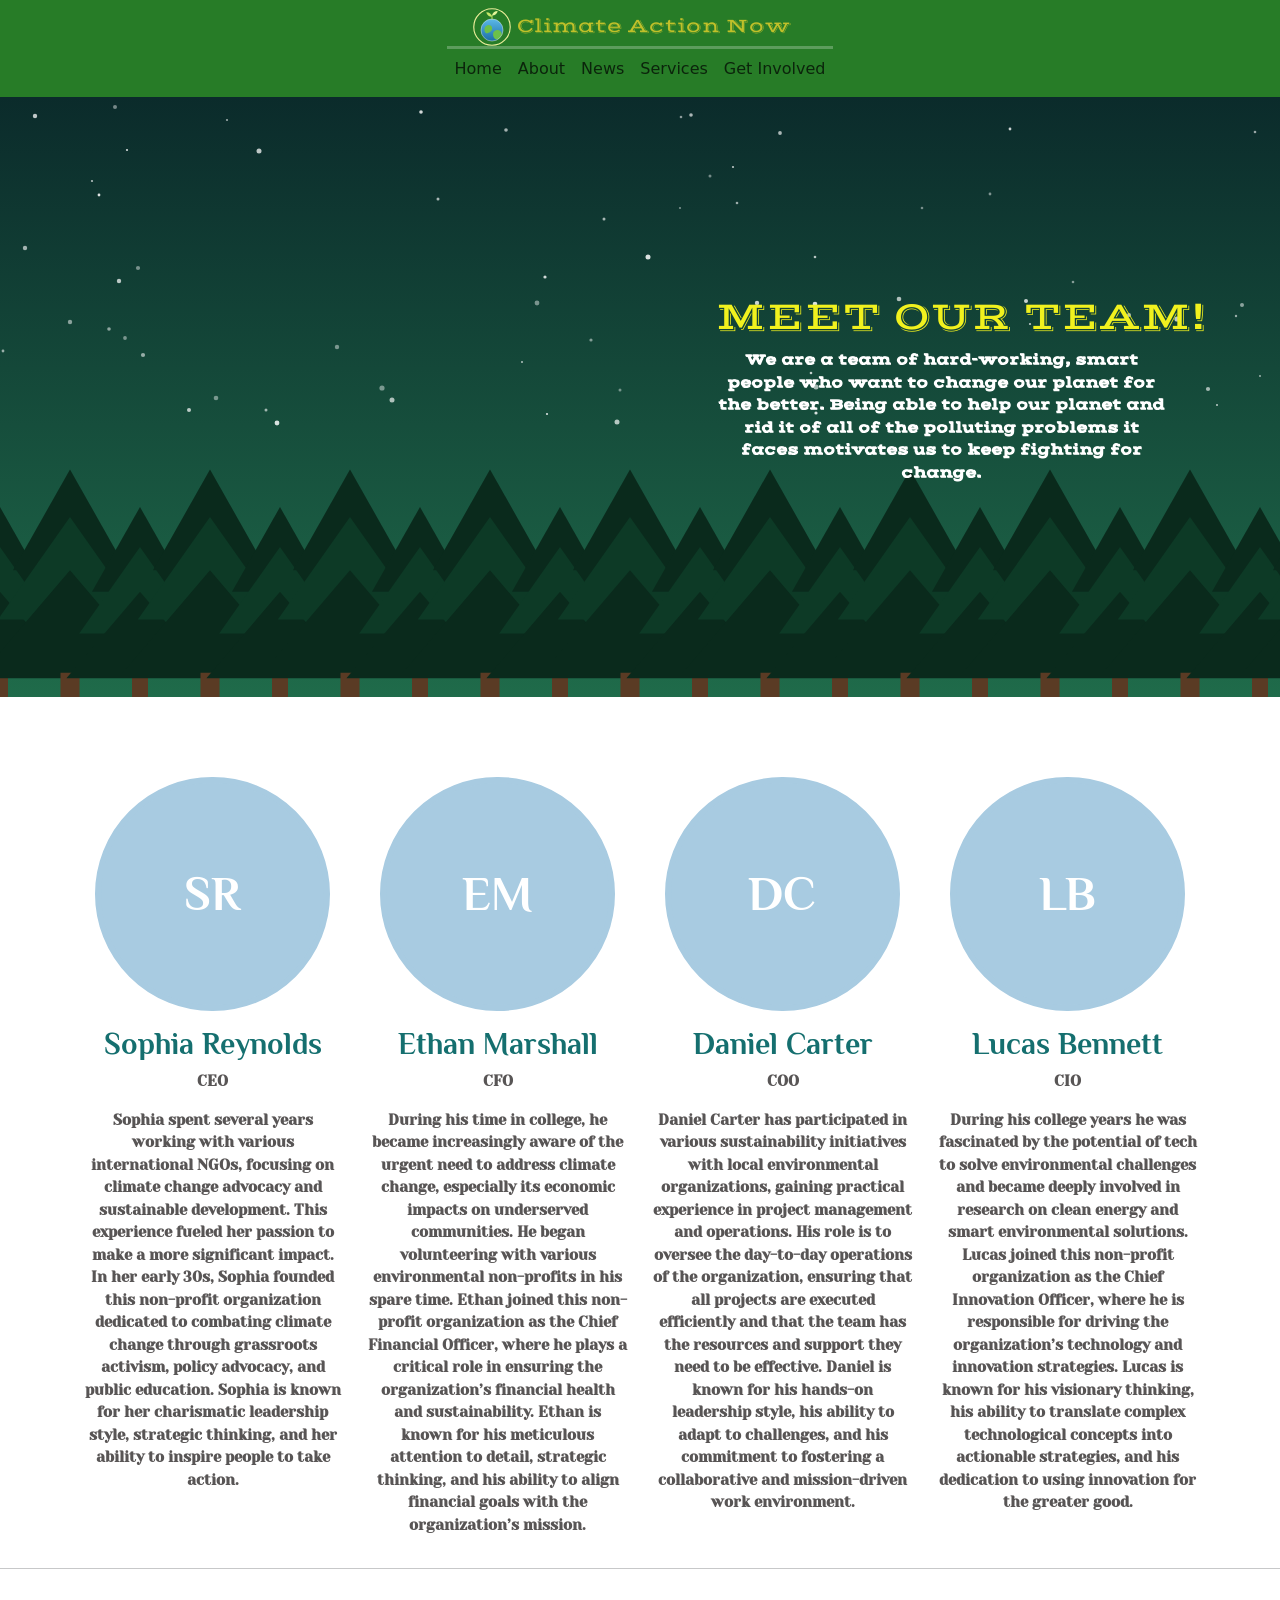
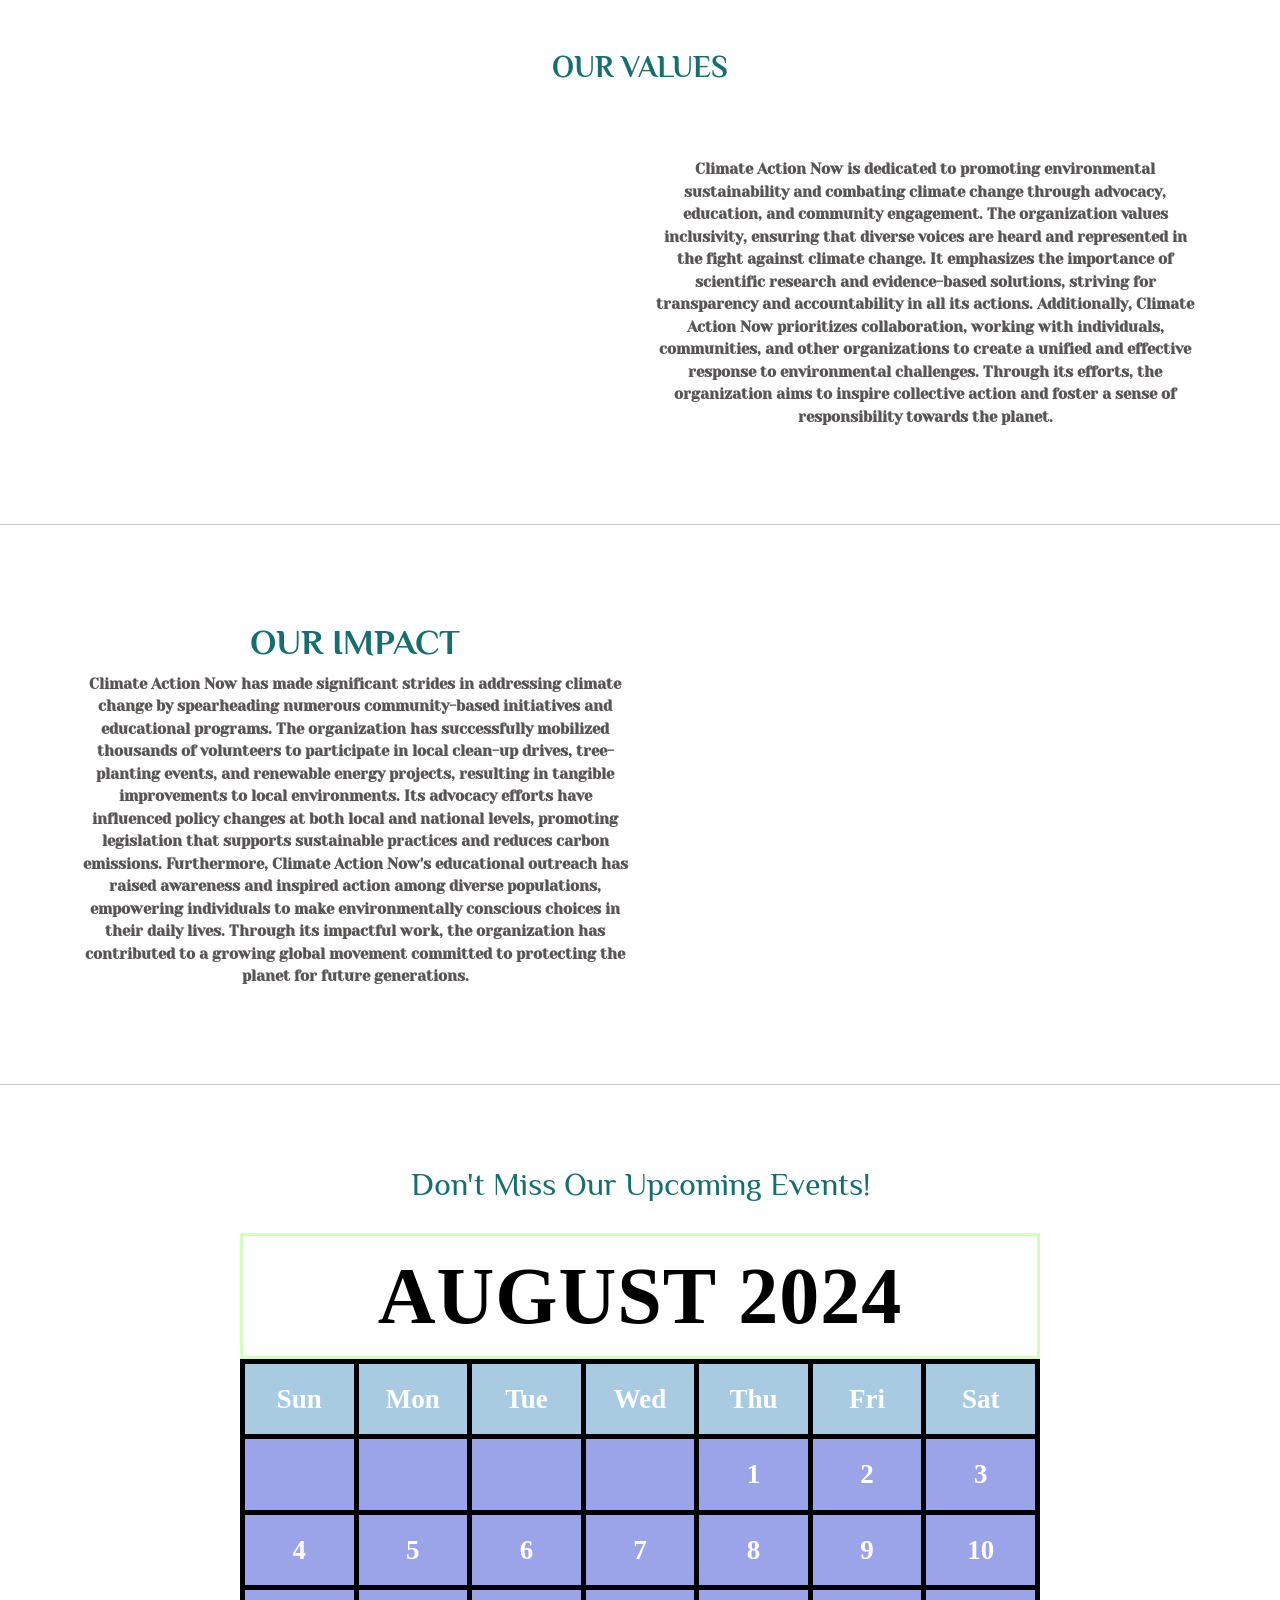
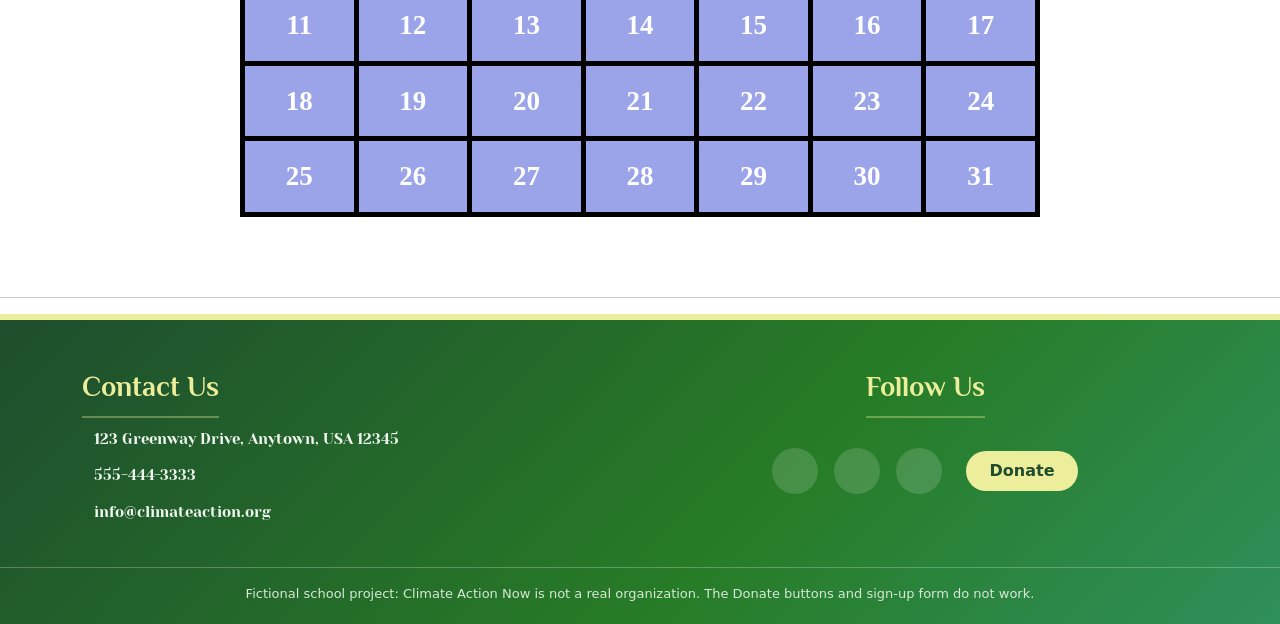
<file: About.html>
<!DOCTYPE html>
<html>

<head>
  <meta charset="utf-8">
  <meta name="viewport" content="width=device-width">
  <title>Climate Action Now</title>

  <!-- Bootstrap -->
  <link href="https://cdn.jsdelivr.net/npm/bootstrap@5.3.3/dist/css/bootstrap.min.css" rel="stylesheet"
    integrity="sha384-QWTKZyjpPEjISv5WaRU9OFeRpok6YctnYmDr5pNlyT2bRjXh0JMhjY6hW+ALEwIH" crossorigin="anonymous">

  <!-- Fonts (titles, headers, slogan, paragraphs) -->
  <link rel="preconnect" href="https://fonts.googleapis.com">
  <link rel="preconnect" href="https://fonts.gstatic.com" crossorigin>
  <link
    href="https://fonts.googleapis.com/css2?family=Edu+AU+VIC+WA+NT+Hand:wght@400..700&family=Gantari:ital,wght@0,100..900;1,100..900&family=Inknut+Antiqua:wght@300;400;500;600;700;800;900&family=Josefin+Sans:ital,wght@0,100..700;1,100..700&family=Oswald:wght@200..700&family=Philosopher:ital,wght@0,400;0,700;1,400;1,700&family=Satisfy&family=Vast+Shadow&family=Yeseva+One&family=Yusei+Magic&display=swap"
    rel="stylesheet">

  <!-- Friconix -->
  <script defer src="https://friconix.com/cdn/friconix.js"> </script>

  <!-- My CSS -->
  <link href="About.css" rel="stylesheet" type="text/css" />
</head>

<body>
  <!-- Navbar -->
  <nav class="navbar navbar-expand-lg">
    <div class="entire-nav">

      <a class="navbar-brand" href="index.html" style="margin-right: 0px">
        <img class="logo " src="CAN-logo.svg">
      </a>
      <a class="navbar-brand" href="index.html">Climate Action Now</a>

      <hr class="one">

      <button class="navbar-toggler" type="button" data-bs-toggle="collapse" data-bs-target="#navbarSupportedContent"
        aria-controls="navbarSupportedContent" aria-expanded="false" aria-label="Toggle navigation">

        <span class="navbar-toggler-icon"></span>
      </button>
      <div class="collapse navbar-collapse" id="navbarSupportedContent">

        <ul class="navbar-nav me-auto mb-2 mb-lg-0" id="gimme">
          <li class="nav-item">
            <a class="nav-link active" aria-current="page" href="index.html">Home</a>
          </li>

          <li class="nav-item">
            <a class="nav-link active" href="About.html">About</a>
          </li>

          <li class="nav-item">
            <a class="nav-link active" href="news.html">News</a>
          </li>

          <li class="nav-item">
            <a class="nav-link active" href="services.html">Services</a>
          </li>

          <li class="nav-item">
            <a class="nav-link active" href="support.html">Get Involved</a>
          </li>

        </ul>
      </div>
    </div>
  </nav>

  <!-- header-->
  <header>
    <div>
      <h1>MEET OUR TEAM!</h1>
      <p> We are a team of hard-working, smart people who want to change our planet for the better. Being able to help
        our planet and rid it of all of the polluting problems it faces motivates us to keep fighting for change. </p>
    </div>

  </header>



  <!-- Team (fictional team members; initials avatars used as placeholders) -->
  <section id="team" class="team">

    <div class="container">
      <div class="row">
        <div class="col-md-3">
          <div class="person avatar" role="img" aria-label="Sophia Reynolds avatar">SR</div>
          <h3> Sophia Reynolds</h3>
          <p> CEO </p>
          <p> Sophia spent several years working with various international NGOs, focusing on climate change advocacy
            and sustainable development. This experience fueled her passion to make a more significant impact. In her
            early 30s, Sophia founded this non-profit organization dedicated to combating climate change through
            grassroots activism, policy advocacy, and public education. Sophia is known for her charismatic leadership
            style, strategic thinking, and her ability to inspire people to take action. </p>
        </div>

        <div class="col-md-3">
          <div class="person avatar" role="img" aria-label="Ethan Marshall avatar">EM</div>
          <h3> Ethan Marshall </h3>
          <p> CFO </p>
          <p> During his time in college, he became increasingly aware of the urgent need to address climate change,
            especially its economic impacts on underserved communities. He began volunteering with various environmental
            non-profits in his spare time. Ethan joined this non-profit organization as the Chief Financial Officer,
            where he plays a critical role in ensuring the organization’s financial health and sustainability. Ethan is
            known for his meticulous attention to detail, strategic thinking, and his ability to align financial goals
            with the organization’s mission. </p>
        </div>

        <div class="col-md-3">
          <div class="person avatar" role="img" aria-label="Daniel Carter avatar">DC</div>
          <h3> Daniel Carter</h3>
          <p> COO </p>
          <p> Daniel Carter has participated in various sustainability initiatives with local environmental
            organizations, gaining practical experience in project management and operations. His role is to oversee the
            day-to-day operations of the organization, ensuring that all projects are executed efficiently and that the
            team has the resources and support they need to be effective. Daniel is known for his hands-on leadership
            style, his ability to adapt to challenges, and his commitment to fostering a collaborative and
            mission-driven work environment.</p>
        </div>

        <div class="col-md-3">
          <div class="person avatar" role="img" aria-label="Lucas Bennett avatar">LB</div>
          <h3> Lucas Bennett </h3>
          <p> CIO </p>
          <p> During his college years he was fascinated by the potential of tech to solve environmental challenges and
            became deeply involved in research on clean energy and smart environmental solutions. Lucas joined this
            non-profit organization as the Chief Innovation Officer, where he is responsible for driving the organization’s
            technology and innovation strategies. Lucas is known for his visionary thinking, his ability to translate
            complex technological concepts into actionable strategies, and his dedication to using innovation for the
            greater good. </p>
        </div>
      </div>
    </div>
  </section>

  <hr>

  <!-- Values -->
  <section class="values">
    <h2>OUR VALUES</h2>
    <div class="container">
      <div class="row">
        <div class="col-md-6">
          <video class="help" src="export.mp4" muted loop autoplay></video>
        </div>

        <div class="col-md-6">
          <div class="cause-desc">
            <p>Climate Action Now is dedicated to promoting environmental sustainability and combating climate change
              through advocacy, education, and community engagement. The organization values inclusivity, ensuring that
              diverse voices are heard and represented in the fight against climate change. It emphasizes the importance
              of scientific research and evidence-based solutions, striving for transparency and accountability in all
              its actions. Additionally, Climate Action Now prioritizes collaboration, working with individuals,
              communities, and other organizations to create a unified and effective response to environmental
              challenges. Through its efforts, the organization aims to inspire collective action and foster a sense of
              responsibility towards the planet.</p>
          </div>
        </div>
      </div>
    </div>
  </section>

  <hr>

  <!-- Impact-->
  <section class="impact">
    <div class="container">
      <div class="row">
        <div class="col-md-6">
          <div class="objective">
            <h2>OUR IMPACT</h2>
            <p>Climate Action Now has made significant strides in addressing climate change by spearheading numerous community-based initiatives and educational programs. The organization has successfully mobilized thousands of volunteers to participate in local clean-up drives, tree-planting events, and renewable energy projects, resulting in tangible improvements to local environments. Its advocacy efforts have influenced policy changes at both local and national levels, promoting legislation that supports sustainable practices and reduces carbon emissions. Furthermore, Climate Action Now's educational outreach has raised awareness and inspired action among diverse populations, empowering individuals to make environmentally conscious choices in their daily lives. Through its impactful work, the organization has contributed to a growing global movement committed to protecting the planet for future generations.</p>

          </div>
        </div>

        <div class="col-md-6">
          <video class="animation" src="export-3.mp4" muted loop autoplay></video>
        </div>
      </div>

    </div>

  </section>

<hr>

  <!-- Up -->
  <section class="up">
     <h2>Don't Miss Our Upcoming Events!</h2>
  </section>
  <!-- Calendar-->
  <section class="calendar">
    <div class="calendar">
      <div class="month">
        <strong>AUGUST</strong>
        <strong>2024</strong>
      </div>

      <table>
        <tr>
          <th> Sun</th>
          <th> Mon</th>
          <th> Tue</th>
          <th> Wed</th>
          <th> Thu</th>
          <th> Fri</th>
          <th> Sat</th>
        </tr>
        <tr>
          <td></td>
          <td></td>
          <td></td>
          <td></td>
          <td>1</td>
          <td>2</td>
          <td>3</td>
        </tr>
        <tr>
          <td>4</td>
          <td>5</td>
          <td>6</td>
          <td>7</td>
          <td>8</td>
          <td>9</td>
          <td>10</td>
        </tr>
        <tr>
          <td>11</td>
          <td>12</td>
          <td>13</td>
          <td>14</td>
          <td>15</td>
          <td>16</td>
          <td>17</td>
        </tr>
        <tr>
          <td>18</td>
          <td>19</td>
          <td>20</td>
          <td>21</td>
          <td>22</td>
          <td>23</td>
          <td>24</td>
        </tr>
        <tr>
          <td>25</td>
          <td>26</td>
          <td>27</td>
          <td>28</td>
          <td>29</td>
          <td>30</td>
          <td>31</td>
        </tr>
      </table>
    </div>
  </section>

<hr>

  <!-- footer -->
  <section class="footer">
    <div class="container">
      <div class="row">
        <div class="col-md-6">
          <div class="contact">
            <h2>Contact Us</h2>
            <ul>
              <li><i class="fi-snsuxl-house-solid"></i>123 Greenway Drive, Anytown, USA 12345</li>
              <br>
              <li><i class="fi-swlrxl-phone-solid"></i>555-444-3333</li>
              <br>
              <li><i class="fi-cnluxl-dot-mail"></i>info@climateaction.org</li>
            </ul>
          </div>
        </div>

        <div class="col-md-6">
          <div class="follow">
            <h2>Follow Us</h2>
            <div class="follow-us">
              <i class="fi-xnsuxl-instagram"></i>
              <i class="fi-xnsuxl-twitter-solid"></i>
              <i class="fi-snsuxl-facebook"></i>
              <button type="button" class="btn btn-info">Donate</button>
            </div>
          </div>
        </div>
      </div>
    </div>
      <p class="fictional-note">Fictional school project: Climate Action Now is not a real organization. The Donate buttons and sign-up form do not work.</p>
  
</section>

  <script src="https://cdn.jsdelivr.net/npm/bootstrap@5.3.3/dist/js/bootstrap.bundle.min.js"
    integrity="sha384-YvpcrYf0tY3lHB60NNkmXc5s9fDVZLESaAA55NDzOxhy9GkcIdslK1eN7N6jIeHz"
    crossorigin="anonymous"></script>
</body>

</html>
</file>
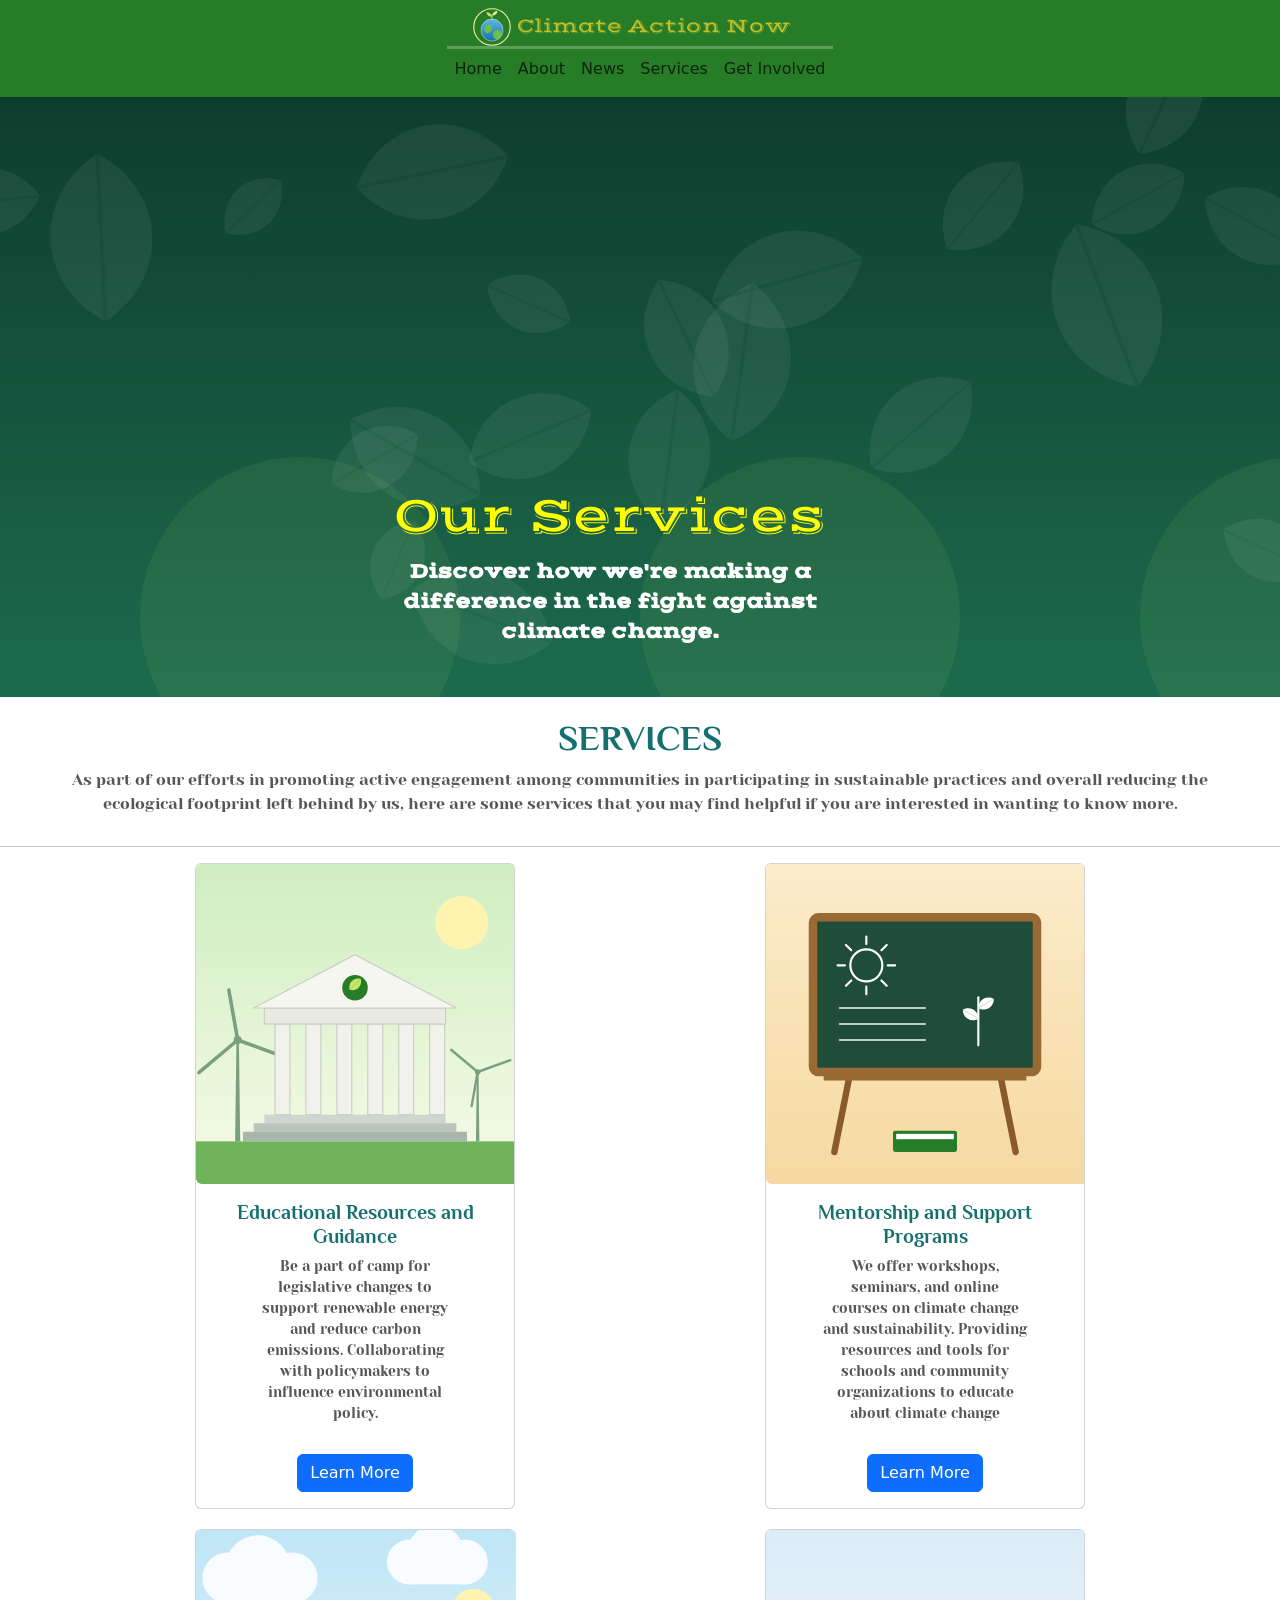
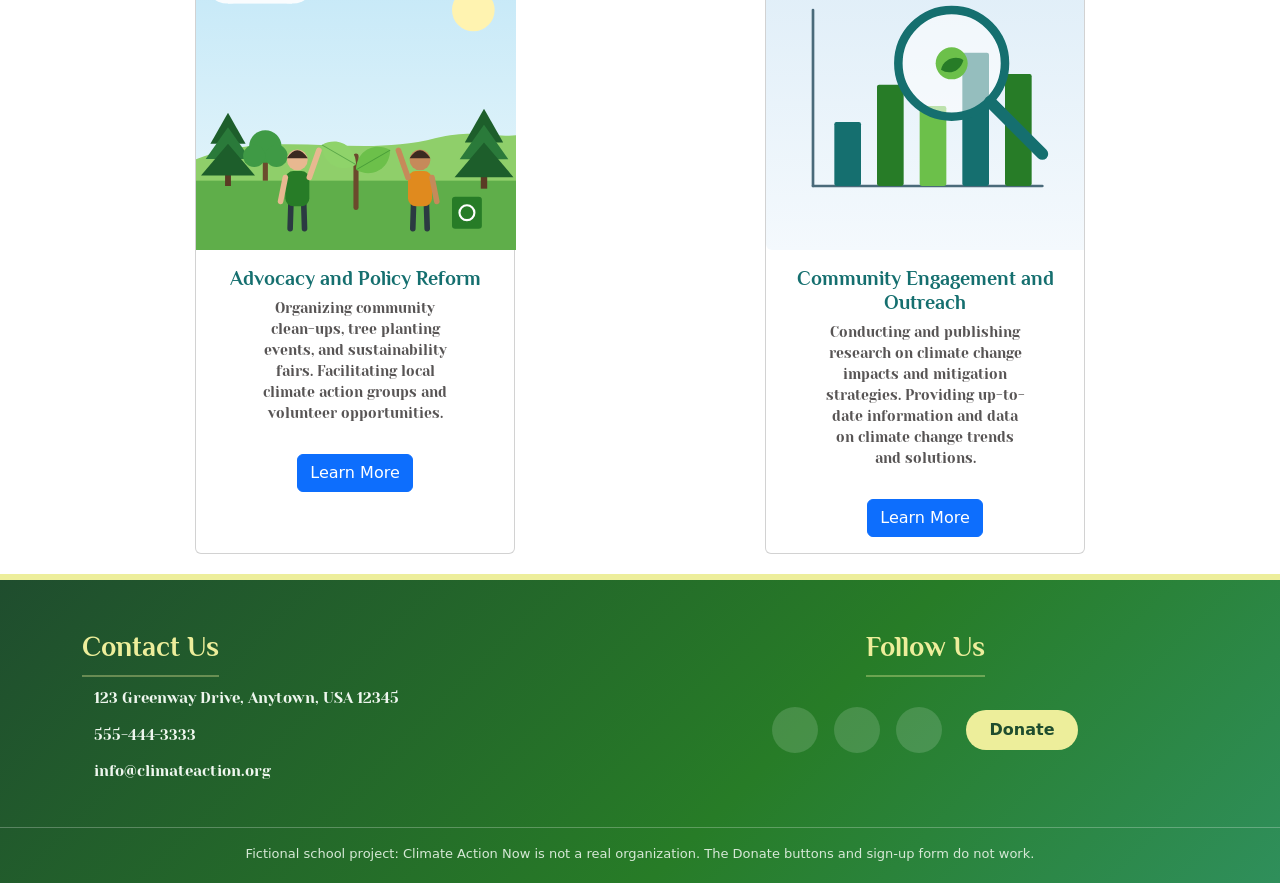
<file: services.html>
<!DOCTYPE html>
<html>

<head>
    <meta charset="utf-8">
    <meta name="viewport" content="width=device-width">
    <title>Climate Action Now</title>

    <!-- Bootstrap -->
    <link href="https://cdn.jsdelivr.net/npm/bootstrap@5.3.3/dist/css/bootstrap.min.css" rel="stylesheet"
        integrity="sha384-QWTKZyjpPEjISv5WaRU9OFeRpok6YctnYmDr5pNlyT2bRjXh0JMhjY6hW+ALEwIH" crossorigin="anonymous">

    <!-- Fonts (titles, headers, slogan, paragraphs) -->
    <link rel="preconnect" href="https://fonts.googleapis.com">
    <link rel="preconnect" href="https://fonts.gstatic.com" crossorigin>
    <link
        href="https://fonts.googleapis.com/css2?family=Edu+AU+VIC+WA+NT+Hand:wght@400..700&family=Gantari:ital,wght@0,100..900;1,100..900&family=Inknut+Antiqua:wght@300;400;500;600;700;800;900&family=Josefin+Sans:ital,wght@0,100..700;1,100..700&family=Oswald:wght@200..700&family=Philosopher:ital,wght@0,400;0,700;1,400;1,700&family=Satisfy&family=Vast+Shadow&family=Yeseva+One&family=Yusei+Magic&display=swap"
        rel="stylesheet">

    <!-- Friconix -->
    <script defer src="https://friconix.com/cdn/friconix.js"> </script>

    <!-- My CSS -->
    <link href="style.css" rel="stylesheet" type="text/css" />

    <link href="services.css" rel="stylesheet" type="text/css" />
</head>

<body>
    <!-- Navbar -->
    <nav class="navbar navbar-expand-lg">
        <div class="entire-nav">
            <a href="index.html">
            <img class="logo " src="CAN-logo.svg"></a>
            <a class="navbar-brand" href="index.html">Climate Action Now</a>
            <hr class="one">
            <button class="navbar-toggler" type="button" data-bs-toggle="collapse"
                data-bs-target="#navbarSupportedContent" aria-controls="navbarSupportedContent" aria-expanded="false"
                aria-label="Toggle navigation">
                <span class="navbar-toggler-icon"></span>
            </button>
            <div class="collapse navbar-collapse" id="navbarSupportedContent">
                <ul class="navbar-nav me-auto mb-2 mb-lg-0" id="gimme">
                    <li class="nav-item">
                        <a class="nav-link active" aria-current="page" href="index.html">Home</a>
                    </li>
                    <li class="nav-item">
                        <a class="nav-link active" href="About.html">About</a>
                    </li>
                    <li class="nav-item">
                        <a class="nav-link active" href="news.html">News</a>
                    </li>
                    <li class="nav-item">
                        <a class="nav-link active" href="services.html">Services</a>
                    </li>
                    <li class="nav-item">
                        <a class="nav-link active" href="support.html">Get Involved</a>
                    </li>
                </ul>
            </div>
        </div>
    </nav>



    <header id="join">
        <div class="label">
            <h1>Our Services</h1>
            <p>Discover how we're making a difference in the fight against climate change.</p>
        </div>

    </header>

    <section id="services">
        <h1>SERVICES</h1>
        <p class="acrs">As part of our efforts in promoting active engagement among communities in participating in sustainable practices and overall reducing the ecological footprint left behind by us, here are some services that you may find helpful if you are interested in wanting to know more.</p>
        <hr>
    <div class="container space">
        <div class="row justify-content-center">
            <div class="col-md-6 center">
                <div class="card" style="width: 20rem;">
                    <img src="services-1.svg"
                        class="img-fluid rounded-start" alt="Illustration of a government building with wind turbines">

                    <div class="card-body text-center">
                        <h5 class="card-title">Educational Resources and Guidance</h5>
                        <p class="card-text">Be a part of camp for legislative changes to support renewable energy and reduce carbon emissions.
                            Collaborating with policymakers to influence environmental policy.

</p>
                        <a href="#" class="btn btn-primary">Learn More</a>
                    </div>
                </div>
            </div>
            <div class="col-md-6 center">
                <div class="card" style="width: 20rem;">
                    <img src="services-2.svg"
                        class="img-fluid rounded-start" alt="Illustration of a classroom chalkboard">

                    <div class="card-body text-center">
                        <h5 class="card-title">Mentorship and Support Programs</h5>
                        <p class="card-text">
                        We offer workshops, seminars, and online courses on climate
                                                    change and sustainability. Providing resources and tools for schools and
                                                    community organizations to educate about climate change
</p>
                        <a href="#" class="btn btn-primary">Learn More</a>
                    </div>
                </div>
            </div>
        </div>
    </div>



    <div class="container">
        <div class="row justify-content-center">
            <div class="col-md-6 center">
                <div class="card" style="width: 20rem;">
                    <img src="services-3.svg"
                        class="card-img-top" alt="Illustration of volunteers planting a tree">

                    <div class="card-body text-center">
                        <h5 class="card-title">Advocacy and Policy Reform</h5>
                        <p class="card-text">Organizing community clean-ups, tree planting events, and
                        sustainability fairs. Facilitating local climate action groups and volunteer
                        opportunities.
</p>
                        <a href="#" class="btn btn-primary">Learn More</a>
                    </div>
                </div>
            </div>
            <div class="col-md-6 center">
                <div class="card" style="width: 20rem;">

                    <img src="services-4.svg"
                        class="img-fluid rounded-start" alt="Illustration of a magnifying glass over a bar chart">
                    <div class="card-body text-center">
                        <h5 class="card-title">Community Engagement and Outreach</h5>
                        <p class="card-text">Conducting and publishing research on climate change impacts and
                        mitigation strategies. Providing up-to-date information and data on climate change
                        trends and solutions.
</p>
                        <a href="#" class="btn btn-primary">Learn More</a>
                    </div>
                </div>
            </div>
        </div>
    </div>
    </section>



    <section class="footer">
        <div class="container">
            <div class="row">
                <div class="col-md-6">
                    <div class="contact">
                        <h2>Contact Us</h2>
                        <ul>
                            <li><i class="fi-snsuxl-house-solid"></i>123 Greenway Drive, Anytown, USA 12345</li>
                            <br>
                            <li><i class="fi-swlrxl-phone-solid"></i>555-444-3333</li>
                            <br>
                            <li><i class="fi-cnluxl-dot-mail"></i>info@climateaction.org</li>
                        </ul>
                    </div>
                </div>

                <div class="col-md-6">
                    <div class="follow">
                        <h2>Follow Us</h2>
                        <div class="follow-us">
                            <i class="fi-xnsuxl-instagram"></i>
                            <i class="fi-xnsuxl-twitter-solid"></i>
                            <i class="fi-snsuxl-facebook"></i>
                            <button type="button" class="btn btn-primary">Donate</button>
                        </div>
                    </div>
                </div>
            </div>
        </div>
        <p class="fictional-note">Fictional school project: Climate Action Now is not a real organization. The Donate buttons and sign-up form do not work.</p>
  
</section>

    <script src="https://cdn.jsdelivr.net/npm/bootstrap@5.3.3/dist/js/bootstrap.bundle.min.js"
        integrity="sha384-YvpcrYf0tY3lHB60NNkmXc5s9fDVZLESaAA55NDzOxhy9GkcIdslK1eN7N6jIeHz"
        crossorigin="anonymous"></script>
</body>

</html>
</file>
<file: About.css>
.nav-item {
  opacity: 0.7;
}

.nav-item:hover {
  opacity: 1;
  background-color: #edee9b;
}

.person {
  aspect-ratio: 1;
  width: 90%;
  border: 6px solid #a8cbe1;
  border-radius: 100%;
  margin-top: 80px;
}

/* Initials avatar used in place of team photos */
.avatar {
  display: flex;
  align-items: center;
  justify-content: center;
  margin-left: auto;
  margin-right: auto;
  background: #a8cbe1;
  color: white;
  font-family: Philosopher;
  font-size: 48px;
  font-weight: bold;
}

h2,
h3,
p {
  text-align: center;
}

.team h3 {
  text-align: center;
  font-size: 30px;
  font-family: Philosopher;
  font-weight: bold;
  color: #156f6f;
  margin-top: 15px;
}

.team p {
  font-size: 15px;
  font-family: Yeseva one;
  color: #585555;
  font-weight: bold;
}

.values h2 {
  text-align: center;
  font-size: 30px;
  font-family: Philosopher;
  font-weight: bold;
  color: #156f6f;
  margin-top: 80px;
}

.values p {
  font-size: 15px;
  font-family: Yeseva one;
  color: #585555;
  font-weight: bold;
  margin-bottom: 80px;
}

.impact p {
  font-size: 15px;
  font-family: Yeseva one;
  color: #585555;
  font-weight: bold;
  margin-bottom: 80px;
}

.impact h2 {
  margin-top: 80px;
  text-align: center;
  font-size: 30px;
  font-family: Philosopher;
  font-weight: bold;
  color: #156f6f;
}

.up {
  margin-top: 80px;
  text-align: center;
  font-size: 50px;
  font-family: Philosopher;
  font-weight: bold;
  color: #156f6f;
}

.calendar {
  margin: auto;
  max-width: 800px;
  font-family: serif;
  font-weight: bold;
  color: black;
  margin-top: 30px;
  margin-bottom: 80px;
}

.month {
  text-align: center;
  background: white;
  font-size: 80px;
  letter-spacing: 1px;
  color: black;
  border: 3px solid #d5fdbf;
}

table, th, td {
  width: 100%;
  table-layout: fixed;
  text-align: center;
  font-size: 27px;
  border-collapse: collapse;
  border: 5px solid black;
  font-family: elaphant;
}

tr, th, td {
  padding: 15px;
}

th {
  background: #a8cbe1;
  color: white;
  font-family: arial black;
}

td {
  background: #9ba4e8;
  color: white;
}

td:hover {
  background: #a8cbe1;
}

/**/
html {
  height: 100%;
  width: 100%;
}

.navbar {
  background-color: #277c27;
  justify-content: center;
  text-align: center;
}

.logo {
  width: 38px;
  height: 38px;
}

.navbar-brand {
  color: #c0c02a;
  font-family: Vast shadow;
}

.one {
  margin: 0;
  padding: 0;
  border: none;
  height: 2.5px;
  background: white;
}

header {
  height: 600px;
  width: 100%;
  background-image: url("header-image.svg");
  background-size: cover;
  display: flex;
  justify-content: right;
  align-items: center;
  color: white;
  font-weight: bold;
  text-align: center;
}

header h1 {
  margin-right: 75px;
  font-family: Vast Shadow;
  color: #f1f11e;
}

header p {
  font-size: 15px;
  font-family: Vast Shadow;
  margin-right: 75px;
  width: 450px;
  color: white;
}

.label {
  margin-bottom: 50px;
  margin-right: 90px;
}

.donations h2 {
  text-align: center;
  font-size: 36px;
  font-family: Philosopher;
  font-weight: bold;
  color: #156f6f;
}

.donations p {
  font-size: 14px;
}

.help {
  margin-top: 10px;
  width: 450px;
  height: 300px;
  max-width: 100%;
  object-fit: cover;
}

.cause-desc {
  margin-top: 65px;
  text-align: center;
}

.donations {
  padding-top: 30px;
  padding-bottom: 30px;
}

.animation {
  margin-left: 50px;
  margin-top: 30px;
  width: 100%;
  height: 360px;
  object-fit: cover;
}

.objective {
  text-align: center;
}

.objective h2 {
  font-family: Philosopher;
  font-size: 36px;
  font-weight: bold;
  color: #156f6f;
}

.mission {
  padding-top: 40px;
  padding-bottom: 75px;
}

.sponsors {
  padding-top: 20px;
  padding-bottom: 50px;
  background-color: #a59c9c;
}

.sponsors h2,
.sponsor h2 {
  text-align: center;
  font-family: Philosopher;
  font-size: 36px;
  font-weight: bold;
  color: #156f6f;
}

.greenspace {
  margin-top: 25px;
  width: 250px;
  height: 70px;
}

.EarthJ {
  margin-left: 20px;
  margin-top: 38px;
  width: 250px;
  height: 70px;
}

.FriendsEarth {
  margin-top: 22px;
  margin-left: 30px;
  width: 250px;
  height: 110px;
}

.ClimateJ {
  margin-top: 30px;
  margin-left: 50px;
  width: 160px;
  height: 100px;
}

.footer {
  background-color: #9eaeb7;
  padding-top: 30px;
  margin-top: 80px;
}

.footer i {
  padding: 15px 10px;
  margin-bottom: 80px;
}

.contact ul {
  list-style-type: none;
}

.contact h2 {
  padding-bottom: 10px;
}

.footer button {
  margin-left: 20px;
  font-weight: bold;
  padding-left: 10px;
  padding-right: 10px;
}

.footer .follow {
  text-align: center;
}

.follow-us {
  margin-top: 45px;
}

.carousel-item {
  width: 600px;
  height: 200px;
}

.carousel {
  background-color: #a59c9c;
  width: 100%;
  height: 200px;
}

.footer h2 {
  text-align: left;
}

.follow h2 {
  text-align: center;
}

.fictional-note {
  text-align: center;
  font-size: 14px;
  font-weight: bold;
  color: #1f3d2b;
  margin: 0;
  padding: 10px 20px 0;
}

/* ---- Footer (restyled) ---- */
.footer {
  background: linear-gradient(135deg, #1f4d2e 0%, #277c27 60%, #2f8f5b 100%);
  color: #eef6ee;
  margin-top: 0;
  padding: 50px 0 20px;
  border-top: 6px solid #edee9b;
}

.footer h2 {
  font-family: Philosopher;
  font-size: 28px;
  font-weight: bold;
  color: #edee9b;
  text-align: left;
  padding-bottom: 12px;
  margin-bottom: 10px;
  border-bottom: 2px solid rgba(237, 238, 155, 0.35);
  display: inline-block;
}

.footer .follow h2 {
  text-align: center;
}

.footer .contact ul {
  list-style: none;
  padding-left: 0;
  margin: 0;
}

.footer .contact li {
  display: flex;
  align-items: center;
  font-family: Yeseva One;
  font-size: 15px;
  margin-bottom: 14px;
}

.footer .contact br {
  display: none;
}

.footer i {
  color: #edee9b;
  font-size: 22px;
  padding: 0 12px 0 0;
  margin-bottom: 0;
}

.footer .follow {
  text-align: center;
}

.footer .follow-us {
  margin-top: 20px;
  display: flex;
  justify-content: center;
  align-items: center;
  gap: 16px;
}

.footer .follow-us i {
  display: inline-flex;
  align-items: center;
  justify-content: center;
  width: 46px;
  height: 46px;
  padding: 0;
  font-size: 22px;
  border-radius: 50%;
  background: rgba(255, 255, 255, 0.15);
  transition: background 0.2s, transform 0.2s;
}

.footer .follow-us i:hover {
  background: #edee9b;
  color: #1f4d2e;
  transform: translateY(-3px);
}

.footer button {
  margin-left: 8px;
  padding: 8px 24px;
  font-weight: bold;
  border: none;
  border-radius: 999px;
  background: #edee9b;
  color: #1f4d2e;
  transition: transform 0.2s;
}

.footer button:hover {
  background: #fff;
  transform: translateY(-2px);
}

.footer .fictional-note {
  margin-top: 30px;
  padding: 16px 20px 0;
  border-top: 1px solid rgba(255, 255, 255, 0.25);
  color: #d6e8d6;
  font-size: 13px;
  font-weight: normal;
  text-align: center;
}
</file>
<file: style.css>
html {
  height: 100%;
  width: 100%;
}

.navbar {
  background-color: #277c27;
  justify-content: center;
  text-align: center;
}

.nav-item {
  opacity: 0.7;
}

.nav-item:hover {
  opacity: 1;
  background-color: #edee9b;
}

.logo {
  width: 38px;
  height: 38px;
}

.navbar-brand {
  color: #c0c02a;
  font-family: Vast shadow;
}

.one {
  margin: 0;
  padding: 0;
  border: none;
  height: 2.5px;
  background: white;
}

header {
  height: 600px;
  width: 100%;
  background-image: url("Index-main3.svg");
  background-size: cover;
  text-align: center;
  display: flex;
  justify-content: right;
  align-items: center;
  color: white;
  font-weight: bold;
}

header h1 {
  margin-right: 75px;
  font-family: Vast Shadow;
  color: #929220;
}

header p {
  font-size: 28px;
  font-family: Vast Shadow;
  margin-left: 45px;
  width: 450px;
  color: #277c27;
}

.label {
  margin-bottom: 50px;
  margin-right: 90px;
}

.donations h2 {
  text-align: center;
  font-size: 36px;
  font-family: Philosopher;
  font-weight: bold;
  color: #156f6f;
}

.donations p {
  font-size: 15px;
  font-family: Yeseva one;
  color: #585555;
}

.help {
  margin-top: 10px;
  width: 450px;
  height: 300px;
  max-width: 100%;
  object-fit: cover;
}

.cause-desc {
  margin-top: 55px;
  text-align: center;
}

.donations {
  padding-top: 30px;
  padding-bottom: 30px;
}

.animation {
  margin-left: 50px;
  margin-top: 30px;
  width: 100%;
  height: 360px;
  object-fit: cover;
}

.objective {
  text-align: center;
}

.objective h2 {
  font-family: Philosopher;
  font-size: 36px;
  font-weight: bold;
  color: #156f6f;
}

.objective p {
  margin-top: 30px;
  font-size: 16px;
  font-family: Yeseva One;
  color: #585555;
}

.mission {
  padding-top: 40px;
  padding-bottom: 75px;
}

.sponsor h2 {
  text-align: center;
  font-family: Philosopher;
  font-size: 36px;
  font-weight: bold;
  color: #156f6f;
}

.sponsor p {
  text-align: center;
  font-family: Yeseva One;
  font-size: 16px;
  margin-top: 20px;
  margin-bottom: 30px;
}

.carousel {
  background-color: #a59c9c;
  width: 100%;
  height: 300px;
}

.footer {
  background-color: #9eaeb7;
  padding-top: 30px;
  padding-bottom: 60px;
}

.footer i {
  padding: 15px 10px;
}

.contact ul {
  list-style-type: none;
}

.contact h2 {
  padding-bottom: 10px;
}

.footer button {
  margin-left: 20px;
  font-weight: bold;
  padding-left: 10px;
  padding-right: 10px;
}

.footer .follow {
  text-align: center;
}

.follow-us {
  margin-top: 45px;
}

.carousel-inner {
  display: flex;
  justify-content: center;
  align-items: center;
}

.carousel-item img {
  display: block;
  margin: 60px auto 0;
  max-width: 80%;
  height: 160px;
  width: auto;
}

.fictional-note {
  text-align: center;
  font-size: 14px;
  font-weight: bold;
  color: #1f3d2b;
  margin: 0;
  padding: 10px 20px 0;
}

/* ---- Footer (restyled) ---- */
.footer {
  background: linear-gradient(135deg, #1f4d2e 0%, #277c27 60%, #2f8f5b 100%);
  color: #eef6ee;
  margin-top: 0;
  padding: 50px 0 20px;
  border-top: 6px solid #edee9b;
}

.footer h2 {
  font-family: Philosopher;
  font-size: 28px;
  font-weight: bold;
  color: #edee9b;
  text-align: left;
  padding-bottom: 12px;
  margin-bottom: 10px;
  border-bottom: 2px solid rgba(237, 238, 155, 0.35);
  display: inline-block;
}

.footer .follow h2 {
  text-align: center;
}

.footer .contact ul {
  list-style: none;
  padding-left: 0;
  margin: 0;
}

.footer .contact li {
  display: flex;
  align-items: center;
  font-family: Yeseva One;
  font-size: 15px;
  margin-bottom: 14px;
}

.footer .contact br {
  display: none;
}

.footer i {
  color: #edee9b;
  font-size: 22px;
  padding: 0 12px 0 0;
  margin-bottom: 0;
}

.footer .follow {
  text-align: center;
}

.footer .follow-us {
  margin-top: 20px;
  display: flex;
  justify-content: center;
  align-items: center;
  gap: 16px;
}

.footer .follow-us i {
  display: inline-flex;
  align-items: center;
  justify-content: center;
  width: 46px;
  height: 46px;
  padding: 0;
  font-size: 22px;
  border-radius: 50%;
  background: rgba(255, 255, 255, 0.15);
  transition: background 0.2s, transform 0.2s;
}

.footer .follow-us i:hover {
  background: #edee9b;
  color: #1f4d2e;
  transform: translateY(-3px);
}

.footer button {
  margin-left: 8px;
  padding: 8px 24px;
  font-weight: bold;
  border: none;
  border-radius: 999px;
  background: #edee9b;
  color: #1f4d2e;
  transition: transform 0.2s;
}

.footer button:hover {
  background: #fff;
  transform: translateY(-2px);
}

.footer .fictional-note {
  margin-top: 30px;
  padding: 16px 20px 0;
  border-top: 1px solid rgba(255, 255, 255, 0.25);
  color: #d6e8d6;
  font-size: 13px;
  font-weight: normal;
  text-align: center;
}
</file>
<file: services.css>
html {
    width: 100%;
    height: 100%;
}

header {
    background-image: url("services-header.svg");
    background-size: cover;
    display: flex;
    flex-direction: column;
    justify-content: flex-end;
    align-items: center;
}

header h1 {
    margin-left: 50px;
}

.serv {
    padding-top: 30px;
    justify-content: center;
    text-align: center;
}

#services h1 {
    font-family: Philosopher;
    text-align: center;
    font-size: 36px;
    font-weight: bold;
    margin-top: 20px;
    color: #156f6f;
}

#services p {
    text-align: center;
    font-family: Yeseva One;
    color: #585555;
    margin-bottom: 30px;
    margin-right: 40px;
    margin-left: 40px;
}

#join p {
    font-size: 20px;
    margin: 0px;
    color: white;
    margin-left: 30px;
}

#join h1 {
    color: yellow;
    margin: 0px;
    font-size: 50px;
    margin-bottom: 10px;
    margin-left: 30px;
}

.card-title {
  color: #156f6f;
  font-weight: bold;
  font-family: Philosopher;
}

.card-text {
  color: #212121;
  font-family: Yeseva One;
  font-size: 14px;
}

.card img {
    height: 320px;
    width: 320px;
    object-fit: cover;
}

.center {
  display: flex;
  justify-content: center;
  margin-bottom: 20px;
}
</file>
